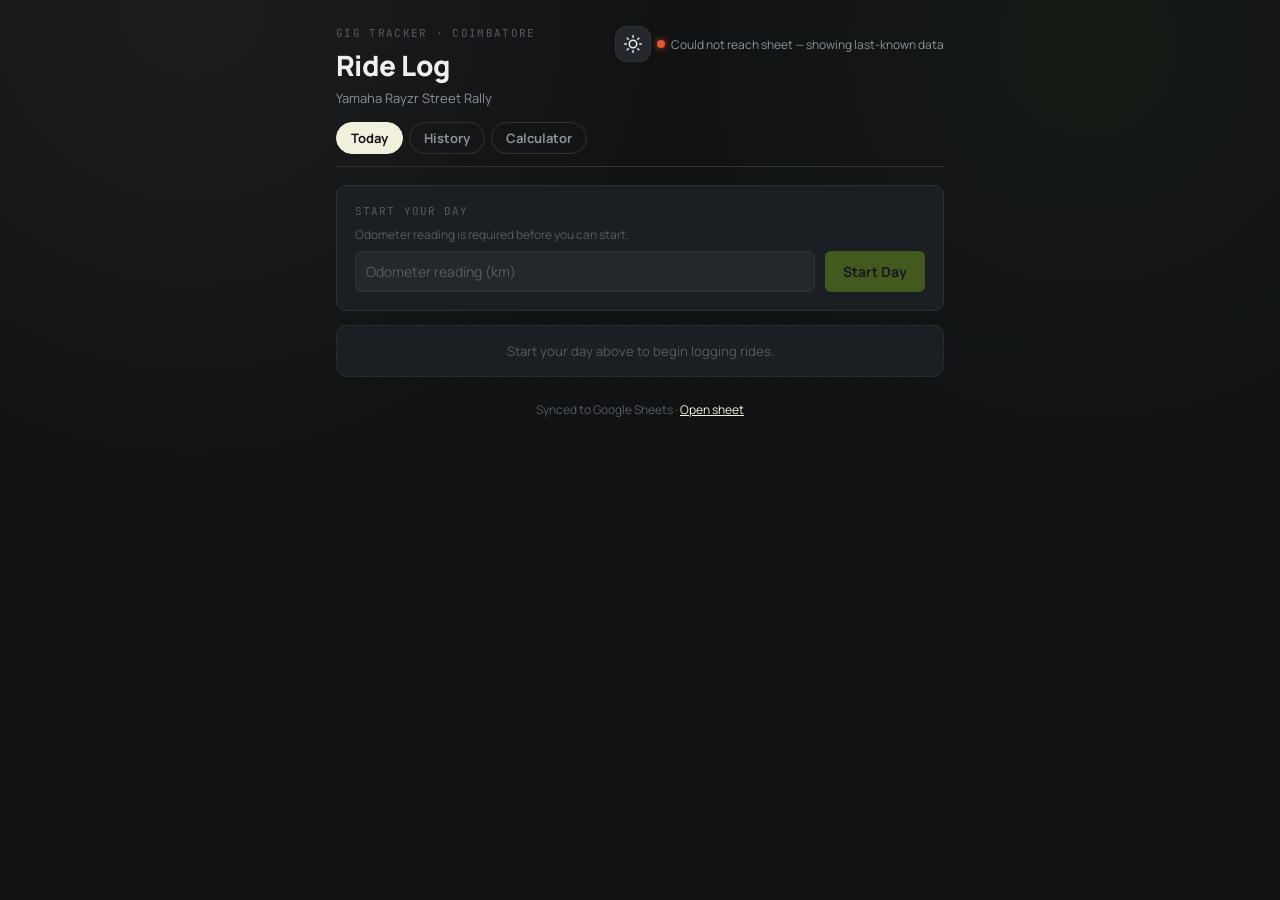
<file: index.html>
<!DOCTYPE html>
<html lang="en">
<head>
<meta charset="UTF-8">
<meta name="viewport" content="width=device-width, initial-scale=1.0">
<title>Ride Log — Today</title>

<!-- Applies the saved theme before paint, so there's no flash of the wrong theme -->
<script src="theme.js"></script>

<!-- PWA -->
<link rel="manifest" href="manifest.json">
<meta name="theme-color" content="#101214">
<link rel="icon" href="icons/favicon.png">
<link rel="apple-touch-icon" href="icons/apple-touch-icon.png">
<meta name="apple-mobile-web-app-capable" content="yes">
<meta name="apple-mobile-web-app-status-bar-style" content="black-translucent">
<meta name="apple-mobile-web-app-title" content="Ride Log">

<link rel="preconnect" href="https://fonts.googleapis.com">
<link rel="preconnect" href="https://fonts.gstatic.com" crossorigin>
<link href="https://fonts.googleapis.com/css2?family=JetBrains+Mono:wght@400;500;700;800&family=Manrope:wght@400;500;600;700;800&display=swap" rel="stylesheet">
<link rel="stylesheet" href="style.css">
</head>
<body>

<div class="dash">

  <!-- ===== HEADER ===== -->
  <header class="cluster-header">
    <div class="header-left">
      <span class="eyebrow">GIG TRACKER · COIMBATORE</span>
      <h1>Ride Log</h1>
      <span class="bike-tag">Yamaha Rayzr Street Rally</span>
    </div>
    <div class="header-right">
      <button type="button" class="theme-toggle" id="themeToggle" aria-label="Toggle theme"></button>
      <span class="sync-dot" id="syncDot"></span>
      <span class="sync-label" id="syncLabel">Connecting…</span>
    </div>
  </header>

  <nav class="page-nav">
    <a href="index.html" class="page-nav-link is-active">Today</a>
    <a href="history.html" class="page-nav-link">History</a>
    <a href="calculator.html" class="page-nav-link">Calculator</a>
  </nav>

  <!-- ===== DAY-COMPLETE SUMMARY (shown briefly right after ending a day) ===== -->
  <section class="day-complete-card" id="dayCompleteCard" hidden>
    <span class="day-card-title">Day complete ✓</span>
    <div class="day-complete-figures" id="dayCompleteFigures"></div>
    <div class="day-complete-actions">
      <a href="history.html" class="btn-secondary">View in History</a>
      <button type="button" class="btn-save" id="dismissDayComplete">Start next day</button>
    </div>
  </section>

  <!-- ===== DAY CONTROL ===== -->
  <section class="day-control" id="dayControl">
    <!-- populated by today.js: either "start day" or "day active" state -->
  </section>

  <!-- ===== TODAY STRIP (live, only while day is active) ===== -->
  <section class="odometer-block" id="odometerBlock" aria-label="Today's summary" hidden>
    <div class="odo-primary">
      <span class="odo-label">TODAY SO FAR</span>
      <div class="odo-digits" id="todayNet">
        <span class="rupee">₹</span><span class="digits">0</span>
      </div>
    </div>
    <div class="odo-secondary">
      <div class="odo-stat">
        <span class="odo-stat-value" id="todayRides">0</span>
        <span class="odo-stat-label">rides</span>
      </div>
      <div class="odo-divider"></div>
      <div class="odo-stat">
        <span class="odo-stat-value" id="todayCancelled">0</span>
        <span class="odo-stat-label">cancelled</span>
      </div>
      <div class="odo-divider"></div>
      <div class="odo-stat">
        <span class="odo-stat-value" id="todayHours">0.0</span>
        <span class="odo-stat-label">hours</span>
      </div>
    </div>
    <div class="odo-payment-split">
      <div class="pay-chip pay-chip-cash">
        <span class="pay-chip-label">Cash</span>
        <span class="pay-chip-value" id="todayCash">₹0</span>
      </div>
      <div class="pay-chip pay-chip-upi">
        <span class="pay-chip-label">UPI</span>
        <span class="pay-chip-value" id="todayUpi">₹0</span>
      </div>
    </div>
  </section>

  <!-- ===== RIDE CONTROL: Start Ride / Ride in progress ===== -->
  <section class="log-form-section">
    <div class="locked-notice" id="lockedNotice">
      Start your day above to begin logging rides.
    </div>

    <form id="startRideForm" class="ride-form" hidden>
      <div class="field field-full">
        <label>Platform</label>
        <div class="pill-group" id="platformPills">
          <button type="button" class="pill" data-value="Rapido">Rapido</button>
          <button type="button" class="pill" data-value="Blinkit">Blinkit</button>
          <button type="button" class="pill" data-value="Instamart">Instamart</button>
        </div>
      </div>

      <div class="field field-full">
        <label for="pickupZone">Pickup zone</label>
        <select id="pickupZone">
          <option value="" disabled selected>Select pickup zone</option>
        </select>
      </div>

      <div class="field field-full">
        <label for="pickupAddress">Pickup location</label>
        <div class="gps-row">
          <input type="text" id="pickupAddress" placeholder="Tap GPS, or type it in">
          <button type="button" class="gps-btn" id="getPickupBtn">📍 GPS</button>
          <button type="button" class="gps-btn gps-btn-warehouse" id="useWarehouseBtn" hidden>🏭 Warehouse</button>
        </div>
        <span class="gps-status" id="pickupGpsStatus"></span>
        <button type="button" class="warehouse-save-link" id="saveWarehouseLink" hidden>📌 Save this as my warehouse location</button>
      </div>

      <button type="submit" class="btn-save" id="startRideBtn" disabled>Start Ride</button>
    </form>

    <div class="ride-active-card" id="rideActiveCard" hidden>
      <div class="ride-active-info">
        <span class="ride-active-status"><span class="live-dot"></span>Ride in progress</span>
        <span class="ride-active-detail" id="rideActiveDetail"></span>
      </div>
      <button type="button" class="btn-end-ride" id="endRideBtn">End Ride</button>
    </div>
  </section>

  <!-- ===== TODAY'S RIDES (quick glance, most recent first) ===== -->
  <section class="recent-rides" id="recentRidesSection" hidden>
    <h2><span class="section-num">•</span> Logged today</h2>
    <div class="recent-list" id="recentList"></div>
  </section>

  <footer class="dash-footer">
    <p>Synced to Google Sheets · <a href="#" id="sheetLink" target="_blank" rel="noopener">Open sheet</a></p>
  </footer>

</div>

<!-- ===== END RIDE MODAL ===== -->
<div class="modal-overlay" id="endRideOverlay" hidden>
  <div class="modal">
    <h2 class="modal-title">End ride</h2>
    <form id="endRideForm">

      <button type="button" class="cancelled-toggle" id="rideCancelledToggle">
        Ride cancelled? <span class="cancelled-toggle-state" id="rideCancelledToggleState">No</span>
      </button>

      <div class="field field-full money-field" id="dropField">
        <label for="dropAddress">Drop location</label>
        <div class="gps-row">
          <input type="text" id="dropAddress" placeholder="Tap GPS, or type it in">
          <button type="button" class="gps-btn" id="getDropBtn">📍 GPS</button>
          <button type="button" class="gps-btn gps-btn-warehouse" id="useWarehouseDropBtn" hidden>🏭 Warehouse</button>
        </div>
        <span class="gps-status" id="dropGpsStatus"></span>
      </div>

      <div class="field field-full money-field" id="roundTripField" hidden>
        <label class="checkbox-label">
          <input type="checkbox" id="roundTripToggle">
          Round trip? (heading back to the same pickup point)
        </label>
      </div>

      <div class="field field-full money-field" id="distanceField" hidden>
        <label>Distance</label>
        <div class="distance-display" id="distanceDisplay">—</div>
      </div>

      <div class="field field-full money-field" id="fareField">
        <label for="fare">Fare received (₹)</label>
        <input type="number" id="fare" min="0" step="0.01" placeholder="0" inputmode="decimal" autocomplete="off">
      </div>

      <button type="button" class="extras-toggle money-field" id="extrasToggle" data-open="false">
        + Add tip / extra charge
      </button>

      <div class="extras-fields money-field" id="extrasFields" hidden>
        <div class="field">
          <label for="tip">Tip (₹)</label>
          <input type="number" id="tip" min="0" step="0.01" placeholder="0" inputmode="decimal" autocomplete="off">
        </div>
        <div class="field">
          <label for="extra">Extra charges (₹)</label>
          <input type="number" id="extra" min="0" step="0.01" placeholder="0" inputmode="decimal" autocomplete="off">
        </div>
      </div>

      <div class="field field-full money-field" id="paymentField">
        <label>Payment mode</label>
        <div class="pill-group pill-group-payment" id="paymentPills">
          <button type="button" class="pill pill-cash" data-value="Cash">Cash</button>
          <button type="button" class="pill pill-upi" data-value="UPI">UPI</button>
        </div>
      </div>

      <div class="field field-full">
        <label for="rideNotes">Notes <span class="optional">optional</span></label>
        <input type="text" id="rideNotes" placeholder="Rain, waited long, customer not answering, etc.">
      </div>

      <div class="modal-actions">
        <button type="button" class="btn-secondary" id="cancelEndRide">Not yet</button>
        <button type="submit" class="btn-save" id="finishRideBtn" disabled>Finish ride</button>
      </div>
    </form>
  </div>
</div>

<!-- ===== END DAY MODAL ===== -->
<div class="modal-overlay" id="endDayOverlay" hidden>
  <div class="modal">
    <h2 class="modal-title">End your day</h2>
    <form id="endDayForm">
      <div class="field field-full">
        <label for="endKm">Odometer reading now (km) — required</label>
        <input type="number" id="endKm" min="0" step="1" inputmode="numeric" autocomplete="off">
      </div>
      <div class="field field-full">
        <label for="fuelCost">Fuel cost today (₹) — required</label>
        <input type="number" id="fuelCost" min="0" step="0.01" placeholder="0" inputmode="decimal" autocomplete="off">
      </div>
      <div class="field field-full">
        <label for="spending">Day spending (₹) <span class="optional">tea, food, etc. — optional</span></label>
        <input type="number" id="spending" min="0" step="0.01" placeholder="0" inputmode="decimal" autocomplete="off">
      </div>
      <div class="field field-full">
        <label for="bonus">Bonus / incentive (₹) <span class="optional">optional</span></label>
        <input type="number" id="bonus" min="0" step="0.01" placeholder="0" inputmode="decimal" autocomplete="off">
      </div>
      <div class="field field-full">
        <label for="dayNotes">Notes <span class="optional">optional</span></label>
        <input type="text" id="dayNotes" placeholder="Rain, breakdown, etc.">
      </div>
      <div class="modal-actions">
        <button type="button" class="btn-secondary" id="cancelEndDay">Cancel</button>
        <button type="submit" class="btn-save" id="finishDayBtn" disabled>Finish day</button>
      </div>
    </form>
  </div>
</div>

<script src="shared.js"></script>
<script src="today.js"></script>
</body>
</html>
</file>
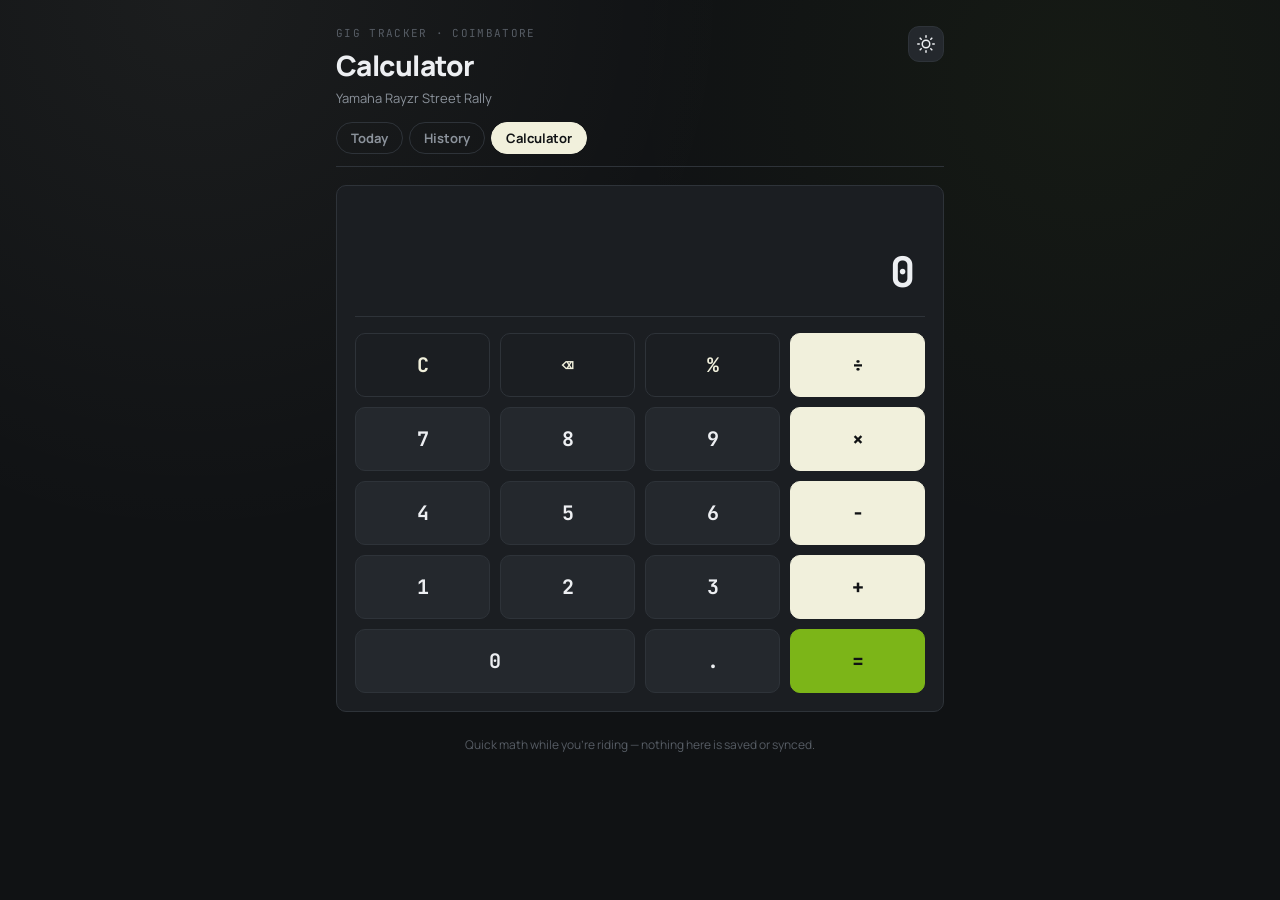
<file: calculator.html>
<!DOCTYPE html>
<html lang="en">
<head>
<meta charset="UTF-8">
<meta name="viewport" content="width=device-width, initial-scale=1.0">
<title>Ride Log — Calculator</title>
<meta name="theme-color" content="#101214">

<!-- Applies the saved theme before paint, so there's no flash of the wrong theme -->
<script src="theme.js"></script>

<link rel="preconnect" href="https://fonts.googleapis.com">
<link rel="preconnect" href="https://fonts.gstatic.com" crossorigin>
<link href="https://fonts.googleapis.com/css2?family=JetBrains+Mono:wght@400;500;700;800&family=Manrope:wght@400;500;600;700;800&display=swap" rel="stylesheet">
<link rel="stylesheet" href="style.css">
</head>
<body>

<div class="dash">

  <!-- ===== HEADER ===== -->
  <header class="cluster-header">
    <div class="header-left">
      <span class="eyebrow">GIG TRACKER · COIMBATORE</span>
      <h1>Calculator</h1>
      <span class="bike-tag">Yamaha Rayzr Street Rally</span>
    </div>
    <div class="header-right">
      <button type="button" class="theme-toggle" id="themeToggle" aria-label="Toggle theme"></button>
    </div>
  </header>

  <nav class="page-nav">
    <a href="index.html" class="page-nav-link">Today</a>
    <a href="history.html" class="page-nav-link">History</a>
    <a href="calculator.html" class="page-nav-link is-active">Calculator</a>
  </nav>

  <!-- ===== CALCULATOR ===== -->
  <section class="calc-wrap">
    <div class="calc-display">
      <div class="calc-expression" id="calcExpression">&nbsp;</div>
      <div class="calc-current" id="calcCurrent">0</div>
    </div>

    <div class="calc-grid">
      <button type="button" class="calc-btn calc-btn-fn" data-action="clear">C</button>
      <button type="button" class="calc-btn calc-btn-fn" data-action="backspace">⌫</button>
      <button type="button" class="calc-btn calc-btn-fn" data-action="percent">%</button>
      <button type="button" class="calc-btn calc-btn-op" data-action="op" data-op="÷">÷</button>

      <button type="button" class="calc-btn" data-action="digit" data-digit="7">7</button>
      <button type="button" class="calc-btn" data-action="digit" data-digit="8">8</button>
      <button type="button" class="calc-btn" data-action="digit" data-digit="9">9</button>
      <button type="button" class="calc-btn calc-btn-op" data-action="op" data-op="×">×</button>

      <button type="button" class="calc-btn" data-action="digit" data-digit="4">4</button>
      <button type="button" class="calc-btn" data-action="digit" data-digit="5">5</button>
      <button type="button" class="calc-btn" data-action="digit" data-digit="6">6</button>
      <button type="button" class="calc-btn calc-btn-op" data-action="op" data-op="−">−</button>

      <button type="button" class="calc-btn" data-action="digit" data-digit="1">1</button>
      <button type="button" class="calc-btn" data-action="digit" data-digit="2">2</button>
      <button type="button" class="calc-btn" data-action="digit" data-digit="3">3</button>
      <button type="button" class="calc-btn calc-btn-op" data-action="op" data-op="+">+</button>

      <button type="button" class="calc-btn calc-btn-wide" data-action="digit" data-digit="0">0</button>
      <button type="button" class="calc-btn" data-action="decimal">.</button>
      <button type="button" class="calc-btn calc-btn-equals" data-action="equals">=</button>
    </div>
  </section>

  <footer class="dash-footer">
    <p>Quick math while you're riding — nothing here is saved or synced.</p>
  </footer>

</div>

<script src="calculator.js"></script>
</body>
</html>
</file>
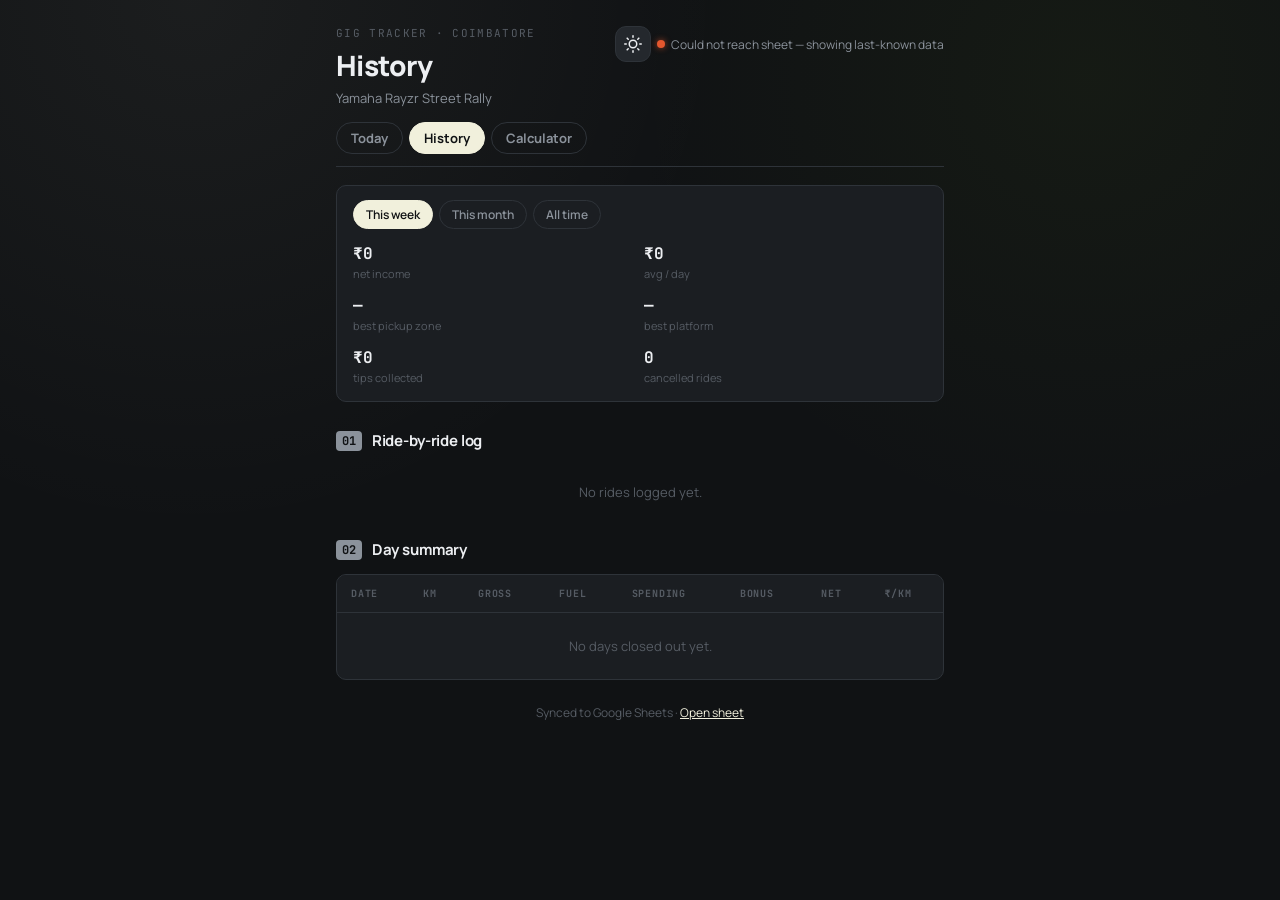
<file: history.html>
<!DOCTYPE html>
<html lang="en">
<head>
<meta charset="UTF-8">
<meta name="viewport" content="width=device-width, initial-scale=1.0">
<title>Ride Log — History</title>

<!-- Applies the saved theme before paint, so there's no flash of the wrong theme -->
<script src="theme.js"></script>

<!-- PWA -->
<link rel="manifest" href="manifest.json">
<meta name="theme-color" content="#101214">
<link rel="icon" href="icons/favicon.png">
<link rel="apple-touch-icon" href="icons/apple-touch-icon.png">
<meta name="apple-mobile-web-app-capable" content="yes">
<meta name="apple-mobile-web-app-status-bar-style" content="black-translucent">
<meta name="apple-mobile-web-app-title" content="Ride Log">

<link rel="preconnect" href="https://fonts.googleapis.com">
<link rel="preconnect" href="https://fonts.gstatic.com" crossorigin>
<link href="https://fonts.googleapis.com/css2?family=JetBrains+Mono:wght@400;500;700;800&family=Manrope:wght@400;500;600;700;800&display=swap" rel="stylesheet">
<link rel="stylesheet" href="style.css">
</head>
<body>

<div class="dash">

  <!-- ===== HEADER ===== -->
  <header class="cluster-header">
    <div class="header-left">
      <span class="eyebrow">GIG TRACKER · COIMBATORE</span>
      <h1>History</h1>
      <span class="bike-tag">Yamaha Rayzr Street Rally</span>
    </div>
    <div class="header-right">
      <button type="button" class="theme-toggle" id="themeToggle" aria-label="Toggle theme"></button>
      <span class="sync-dot" id="syncDot"></span>
      <span class="sync-label" id="syncLabel">Connecting…</span>
    </div>
  </header>

  <nav class="page-nav">
    <a href="index.html" class="page-nav-link">Today</a>
    <a href="history.html" class="page-nav-link is-active">History</a>
    <a href="calculator.html" class="page-nav-link">Calculator</a>
  </nav>

  <!-- ===== RANGE SUMMARY STRIP ===== -->
  <section class="range-strip">
    <div class="range-tabs" role="tablist" aria-label="Time range">
      <button class="range-tab is-active" data-range="week">This week</button>
      <button class="range-tab" data-range="month">This month</button>
      <button class="range-tab" data-range="all">All time</button>
    </div>
    <div class="range-figures">
      <div class="range-figure">
        <span class="range-figure-value" id="rangeNet">₹0</span>
        <span class="range-figure-label">net income</span>
      </div>
      <div class="range-figure">
        <span class="range-figure-value" id="rangeAvg">₹0</span>
        <span class="range-figure-label">avg / day</span>
      </div>
      <div class="range-figure">
        <span class="range-figure-value" id="rangeBestZone">—</span>
        <span class="range-figure-label">best pickup zone</span>
      </div>
      <div class="range-figure">
        <span class="range-figure-value" id="rangeBestPlatform">—</span>
        <span class="range-figure-label">best platform</span>
      </div>
      <div class="range-figure">
        <span class="range-figure-value" id="rangeTips">₹0</span>
        <span class="range-figure-label">tips collected</span>
      </div>
      <div class="range-figure">
        <span class="range-figure-value" id="rangeCancelled">0</span>
        <span class="range-figure-label">cancelled rides</span>
      </div>
    </div>
  </section>

  <!-- ===== RIDE LOG (grouped by date, collapsible) ===== -->
  <section class="log-table-section">
    <h2><span class="section-num">01</span> Ride-by-ride log</h2>
    <div id="rideLogAccordion" class="accordion">
      <p class="recent-empty">No rides logged yet.</p>
    </div>
  </section>

  <!-- ===== DAY SUMMARY TABLE ===== -->
  <section class="log-table-section">
    <h2><span class="section-num">02</span> Day summary</h2>
    <div class="table-wrap">
      <table class="log-table" id="dayTable">
        <thead>
          <tr>
            <th>Date</th>
            <th>KM</th>
            <th>Gross</th>
            <th>Fuel</th>
            <th>Spending</th>
            <th>Bonus</th>
            <th>Net</th>
            <th>₹/km</th>
          </tr>
        </thead>
        <tbody id="dayTableBody">
          <tr class="empty-row"><td colspan="8">No days closed out yet.</td></tr>
        </tbody>
      </table>
    </div>
  </section>

  <footer class="dash-footer">
    <p>Synced to Google Sheets · <a href="#" id="sheetLink" target="_blank" rel="noopener">Open sheet</a></p>
  </footer>

</div>

<script src="shared.js"></script>
<script src="history.js"></script>
</body>
</html>
</file>
<file: style.css>
/* ============================================
   TOKENS
   ============================================ */
:root {
  --bg: #101214;
  --surface: #1b1e22;
  --surface-hi: #24282d;
  --hairline: #2e3339;

  --text: #edeff2;
  --text-dim: #8b929b;
  --text-faint: #565c64;

  --amber: #F1F0DC;
  --amber-dim: #7a5416;
  --red: #e4572e;
  --red-dim: #5c2417;
  --green: #7cb518;
  --green-dim: #33480d;
  --blue: #4d9de0;
  --blue-dim: #1f3f57;

  --font-display: 'JetBrains Mono', monospace;
  --font-body: 'Manrope', sans-serif;

  --radius: 10px;
}

/* ============================================
   TOKENS — LIGHT THEME (sage)
   Activated by data-theme="light" on <html>,
   set and persisted by theme.js.
   ============================================ */
[data-theme="light"] {
  --bg: #F1F0DC;
  --surface: #FFFFFF;
  --surface-hi: #D1DFC5;
  --hairline: #A9C3A1;

  --text: #33453A;
  --text-dim: #526B5A;
  --text-faint: #76977D;

  /* Brand accent — was amber, now the sage swatch, so the active
     tab, links, focus rings, etc. pick up the new theme color */
  --amber: #526B5A;
  --amber-dim: #C9D6C6;
  --red-dim: #F7DAD1;
  --green-dim: #DCEFC7;
  --blue-dim: #D7EAF7;
}

* { box-sizing: border-box; }

/* [hidden] must always win over display:flex/grid set by component classes below */
[hidden] { display: none !important; }

html, body {
  margin: 0;
  padding: 0;
  background: var(--bg);
  color: var(--text);
  font-family: var(--font-body);
  -webkit-font-smoothing: antialiased;
}

body {
  background-image:
    radial-gradient(circle at 15% 0%, rgba(241, 240, 220, 0.05), transparent 40%),
    radial-gradient(circle at 85% 10%, rgba(124, 181, 24, 0.05), transparent 35%);
  transition: background-color 0.25s ease, color 0.25s ease;
}

[data-theme="light"] body {
  background-image:
    radial-gradient(circle at 15% 0%, rgba(82, 107, 90, 0.08), transparent 40%),
    radial-gradient(circle at 85% 10%, rgba(169, 195, 161, 0.22), transparent 35%);
}

/* Chip/tag text was tuned for light-on-dark dim backgrounds; flip it for
   the light theme so cash/UPI badges stay legible on the paler tints. */
[data-theme="light"] .pay-chip-cash,
[data-theme="light"] .pay-tag-cash {
  color: #2f5233;
}
[data-theme="light"] .pay-chip-upi,
[data-theme="light"] .pay-tag-upi {
  color: #1d4e73;
}

a { color: var(--amber); }

.dash {
  max-width: 640px;
  margin: 0 auto;
  padding: 20px 16px 48px;
}

/* ============================================
   HEADER
   ============================================ */
.cluster-header {
  display: flex;
  justify-content: space-between;
  align-items: flex-start;
  margin-bottom: 14px;
}

.eyebrow {
  font-family: var(--font-display);
  font-size: 11px;
  letter-spacing: 0.12em;
  color: var(--text-faint);
  text-transform: uppercase;
}

.header-left h1 {
  margin: 4px 0 2px;
  font-size: 28px;
  font-weight: 800;
  letter-spacing: -0.02em;
}

.bike-tag {
  font-size: 13px;
  color: var(--text-dim);
}

.header-right {
  display: flex;
  align-items: center;
  gap: 6px;
  margin-top: 6px;
  font-size: 12px;
  color: var(--text-dim);
  white-space: nowrap;
}

.sync-dot {
  width: 8px;
  height: 8px;
  border-radius: 50%;
  background: var(--text-faint);
  transition: background 0.3s ease, box-shadow 0.3s ease;
}
.sync-dot.is-live {
  background: var(--green);
  box-shadow: 0 0 6px rgba(124, 181, 24, 0.7);
}
.sync-dot.is-error {
  background: var(--red);
  box-shadow: 0 0 6px rgba(228, 87, 46, 0.7);
}

/* ============================================
   THEME TOGGLE
   ============================================ */
.theme-toggle {
  display: flex;
  align-items: center;
  justify-content: center;
  width: 36px;
  height: 36px;
  flex-shrink: 0;
  color: var(--text);
  background: var(--surface-hi);
  border: 1px solid var(--hairline);
  border-radius: 11px;
  padding: 0;
  cursor: pointer;
  transition: background-color 0.2s ease, border-color 0.2s ease, transform 0.05s ease;
}
.theme-toggle:hover { border-color: var(--amber); color: var(--amber); }
.theme-toggle:active { transform: scale(0.92); }
.theme-toggle svg { display: block; }

/* ============================================
   PAGE NAV
   ============================================ */
.page-nav {
  display: flex;
  gap: 6px;
  margin-bottom: 18px;
  border-bottom: 1px solid var(--hairline);
  padding-bottom: 12px;
}

.page-nav-link {
  font-family: var(--font-body);
  font-size: 13px;
  font-weight: 700;
  text-decoration: none;
  color: var(--text-dim);
  background: transparent;
  border: 1px solid var(--hairline);
  border-radius: 20px;
  padding: 6px 14px;
}

.page-nav-link.is-active {
  color: var(--bg);
  background: var(--amber);
  border-color: var(--amber);
}

/* ============================================
   DAY CONTROL
   ============================================ */
.day-control {
  margin-bottom: 14px;
}

.day-start-card,
.day-active-card {
  background: var(--surface);
  border: 1px solid var(--hairline);
  border-radius: var(--radius);
  padding: 18px;
}

.day-start-card {
  display: flex;
  flex-direction: column;
  gap: 8px;
}

.day-card-title {
  font-family: var(--font-display);
  font-size: 11px;
  letter-spacing: 0.1em;
  text-transform: uppercase;
  color: var(--text-faint);
}

.day-card-hint {
  margin: 0;
  font-size: 12px;
  color: var(--text-faint);
}

.day-start-row {
  display: flex;
  gap: 10px;
}

.day-start-row input {
  flex: 1;
}

.btn-start-day {
  font-family: var(--font-body);
  font-weight: 700;
  font-size: 14px;
  color: var(--bg);
  background: var(--green);
  border: none;
  border-radius: 6px;
  padding: 0 18px;
  cursor: pointer;
  white-space: nowrap;
}
.btn-start-day:hover:not(:disabled) { filter: brightness(1.08); }
.btn-start-day:disabled { opacity: 0.4; cursor: not-allowed; }

.day-active-card {
  display: flex;
  justify-content: space-between;
  align-items: center;
  gap: 12px;
  border-left: 3px solid var(--green);
}

.day-active-info {
  display: flex;
  flex-direction: column;
  gap: 2px;
}

.day-active-status {
  display: flex;
  align-items: center;
  gap: 6px;
  font-size: 12px;
  font-weight: 700;
  color: var(--green);
  text-transform: uppercase;
  letter-spacing: 0.06em;
}

.day-active-status .live-dot {
  width: 7px;
  height: 7px;
  border-radius: 50%;
  background: var(--green);
  box-shadow: 0 0 6px rgba(124, 181, 24, 0.8);
  animation: pulse 1.6s ease-in-out infinite;
}

@keyframes pulse {
  0%, 100% { opacity: 1; }
  50% { opacity: 0.4; }
}

.day-active-detail {
  font-family: var(--font-display);
  font-size: 13px;
  color: var(--text-dim);
}

.btn-end-day {
  font-family: var(--font-body);
  font-weight: 700;
  font-size: 13px;
  color: var(--text);
  background: var(--surface-hi);
  border: 1px solid var(--red-dim);
  border-radius: 6px;
  padding: 10px 16px;
  cursor: pointer;
  white-space: nowrap;
}
.btn-end-day:hover { border-color: var(--red); color: var(--red); }

/* ============================================
   GPS CAPTURE (Start Ride pickup, End Ride drop)
   ============================================ */
.gps-row {
  display: flex;
  gap: 8px;
}
.gps-row input { flex: 1; }

.gps-btn {
  font-family: var(--font-body);
  font-weight: 700;
  font-size: 13px;
  color: var(--bg);
  background: var(--blue);
  border: none;
  border-radius: 6px;
  padding: 0 14px;
  cursor: pointer;
  white-space: nowrap;
}
.gps-btn:hover { filter: brightness(1.08); }
.gps-btn:disabled { opacity: 0.5; cursor: not-allowed; }

.gps-btn-warehouse {
  background: var(--amber);
}

.warehouse-save-link {
  display: block;
  margin-top: 6px;
  font-family: var(--font-body);
  font-size: 12px;
  font-weight: 600;
  color: var(--amber);
  background: transparent;
  border: none;
  padding: 0;
  cursor: pointer;
  text-align: left;
}
.warehouse-save-link:hover { text-decoration: underline; }

.checkbox-label {
  display: flex;
  align-items: center;
  gap: 8px;
  font-size: 13px;
  font-weight: 600;
  color: var(--text-dim);
  cursor: pointer;
}
.checkbox-label input[type="checkbox"] {
  width: 18px;
  height: 18px;
  accent-color: var(--amber);
  cursor: pointer;
}

.gps-status {
  display: block;
  font-size: 11px;
  margin-top: 4px;
  min-height: 14px;
}
.gps-status-loading { color: var(--text-faint); }
.gps-status-ok { color: var(--green); }
.gps-status-error { color: var(--red); }

.distance-display {
  font-family: var(--font-display);
  font-weight: 700;
  font-size: 15px;
  color: var(--amber);
  background: var(--surface-hi);
  border: 1px solid var(--hairline);
  border-radius: 6px;
  padding: 10px;
}

/* ============================================
   RIDE IN PROGRESS (blue accent — distinct from
   the green day-in-progress card)
   ============================================ */
.ride-active-card {
  display: flex;
  justify-content: space-between;
  align-items: center;
  gap: 12px;
  background: var(--surface);
  border: 1px solid var(--hairline);
  border-left: 3px solid var(--blue);
  border-radius: var(--radius);
  padding: 18px;
}

.ride-active-info {
  display: flex;
  flex-direction: column;
  gap: 2px;
}

.ride-active-status {
  display: flex;
  align-items: center;
  gap: 6px;
  font-size: 12px;
  font-weight: 700;
  color: var(--blue);
  text-transform: uppercase;
  letter-spacing: 0.06em;
}

.ride-active-status .live-dot {
  width: 7px;
  height: 7px;
  border-radius: 50%;
  background: var(--blue);
  box-shadow: 0 0 6px rgba(77, 157, 224, 0.8);
  animation: pulse 1.6s ease-in-out infinite;
}

.ride-active-detail {
  font-family: var(--font-display);
  font-size: 13px;
  color: var(--text-dim);
}

.btn-end-ride {
  font-family: var(--font-body);
  font-weight: 700;
  font-size: 13px;
  color: var(--text);
  background: var(--surface-hi);
  border: 1px solid var(--blue-dim);
  border-radius: 6px;
  padding: 10px 16px;
  cursor: pointer;
  white-space: nowrap;
}
.btn-end-ride:hover { border-color: var(--blue); color: var(--blue); }

/* ============================================
   DAY-COMPLETE CARD
   ============================================ */
.day-complete-card {
  background: var(--surface);
  border: 1px solid var(--green-dim);
  border-radius: var(--radius);
  padding: 18px;
  margin-bottom: 14px;
}

.day-complete-figures {
  display: flex;
  flex-wrap: wrap;
  gap: 14px 8px;
  margin: 12px 0 16px;
}

.day-complete-actions {
  display: flex;
  gap: 10px;
}

.day-complete-actions .btn-secondary,
.day-complete-actions .btn-save {
  flex: 1;
  margin-top: 0;
  text-align: center;
  text-decoration: none;
  display: flex;
  align-items: center;
  justify-content: center;
}

/* ============================================
   ODOMETER BLOCK (Today strip)
   ============================================ */
.odometer-block {
  background: var(--surface);
  border: 1px solid var(--hairline);
  border-radius: var(--radius);
  padding: 22px 20px 18px;
  margin-bottom: 14px;
  position: relative;
  overflow: hidden;
}

.odometer-block::before {
  content: '';
  position: absolute;
  top: 0; left: 0; right: 0;
  height: 2px;
  background: linear-gradient(90deg, var(--amber), transparent 70%);
}

.odo-label {
  font-family: var(--font-display);
  font-size: 11px;
  letter-spacing: 0.14em;
  color: var(--text-faint);
}

.odo-digits {
  font-family: var(--font-display);
  font-weight: 700;
  font-variant-numeric: tabular-nums;
  font-size: 52px;
  line-height: 1.1;
  color: var(--amber);
  margin-top: 2px;
  display: flex;
  align-items: baseline;
  gap: 4px;
}

.odo-digits .rupee {
  font-size: 28px;
  color: var(--text-dim);
}

.odo-secondary {
  display: flex;
  align-items: center;
  margin-top: 16px;
  padding-top: 14px;
  border-top: 1px solid var(--hairline);
}

.odo-stat {
  flex: 1;
  text-align: center;
}

.odo-stat-value {
  display: block;
  font-family: var(--font-display);
  font-size: 18px;
  font-weight: 700;
  font-variant-numeric: tabular-nums;
}

.odo-stat-label {
  display: block;
  font-size: 11px;
  color: var(--text-faint);
  margin-top: 2px;
  text-transform: uppercase;
  letter-spacing: 0.08em;
}

.odo-divider {
  width: 1px;
  height: 28px;
  background: var(--hairline);
}

.odo-payment-split {
  display: flex;
  gap: 8px;
  margin-top: 14px;
}

.pay-chip {
  flex: 1;
  display: flex;
  justify-content: space-between;
  align-items: center;
  border-radius: 6px;
  padding: 8px 12px;
  font-size: 12px;
}

.pay-chip-cash {
  background: var(--green-dim);
  color: #cbe89a;
}
.pay-chip-upi {
  background: var(--blue-dim);
  color: #b9dcf5;
}

.pay-chip-label {
  font-weight: 600;
  text-transform: uppercase;
  letter-spacing: 0.06em;
  font-size: 10px;
}

.pay-chip-value {
  font-family: var(--font-display);
  font-weight: 700;
  font-variant-numeric: tabular-nums;
}

/* ============================================
   RANGE STRIP (History page)
   ============================================ */
.range-strip {
  background: var(--surface);
  border: 1px solid var(--hairline);
  border-radius: var(--radius);
  padding: 14px 16px 16px;
  margin-bottom: 28px;
}

.range-tabs {
  display: flex;
  gap: 6px;
  margin-bottom: 14px;
}

.range-tab {
  font-family: var(--font-body);
  font-size: 12px;
  font-weight: 600;
  color: var(--text-dim);
  background: transparent;
  border: 1px solid var(--hairline);
  border-radius: 20px;
  padding: 5px 12px;
  cursor: pointer;
  transition: all 0.15s ease;
}

.range-tab.is-active {
  color: var(--bg);
  background: var(--amber);
  border-color: var(--amber);
}

.range-figures {
  display: flex;
  flex-wrap: wrap;
  gap: 14px 8px;
}

.range-figure {
  flex: 1 1 40%;
  min-width: 110px;
}

.range-figure-value {
  display: block;
  font-family: var(--font-display);
  font-size: 16px;
  font-weight: 700;
  font-variant-numeric: tabular-nums;
  white-space: nowrap;
  overflow: hidden;
  text-overflow: ellipsis;
}

.range-figure-label {
  display: block;
  font-size: 11px;
  color: var(--text-faint);
  margin-top: 2px;
}

/* ============================================
   SECTION HEADINGS
   ============================================ */
h2 {
  display: flex;
  align-items: center;
  gap: 10px;
  font-size: 15px;
  font-weight: 700;
  letter-spacing: -0.01em;
  margin: 0 0 14px;
}

.section-num {
  font-family: var(--font-display);
  font-size: 12px;
  color: var(--bg);
  background: var(--text-dim);
  border-radius: 4px;
  padding: 2px 6px;
}

/* ============================================
   LOCKED NOTICE
   ============================================ */
.locked-notice {
  background: var(--surface);
  border: 1px dashed var(--hairline);
  border-radius: var(--radius);
  padding: 16px;
  color: var(--text-faint);
  font-size: 13px;
  text-align: center;
}

/* ============================================
   FORM (shared: ride form + modal form)
   ============================================ */
.log-form-section {
  margin-bottom: 24px;
}

.ride-form,
.modal form {
  display: grid;
  grid-template-columns: 1fr;
  gap: 12px;
  background: var(--surface);
  border: 1px solid var(--hairline);
  border-radius: var(--radius);
  padding: 18px;
}

.modal form {
  border: none;
  padding: 0;
}

.field {
  display: flex;
  flex-direction: column;
  gap: 6px;
}

.field-full { grid-column: 1 / -1; }

label {
  font-size: 12px;
  font-weight: 600;
  color: var(--text-dim);
}

.optional {
  font-weight: 400;
  color: var(--text-faint);
}

input, select {
  font-family: var(--font-body);
  font-size: 14px;
  color: var(--text);
  background: var(--surface-hi);
  border: 1px solid var(--hairline);
  border-radius: 6px;
  padding: 10px 10px;
  width: 100%;
}

input:focus, select:focus {
  outline: 2px solid var(--amber);
  outline-offset: 1px;
}

input::placeholder { color: var(--text-faint); }

/* Fare input gets extra visual weight since it's tapped every ride */
#fare {
  font-family: var(--font-display);
  font-size: 22px;
  font-weight: 700;
  padding: 12px 10px;
}

/* ============================================
   CANCELLED-RIDE TOGGLE
   ============================================ */
.cancelled-toggle {
  grid-column: 1 / -1;
  display: flex;
  justify-content: space-between;
  align-items: center;
  font-family: var(--font-body);
  font-size: 13px;
  font-weight: 600;
  color: var(--text-dim);
  background: var(--surface-hi);
  border: 1px solid var(--hairline);
  border-radius: 6px;
  padding: 10px 14px;
  cursor: pointer;
}

.cancelled-toggle-state {
  font-family: var(--font-display);
  font-weight: 700;
  color: var(--text-faint);
}

.cancelled-toggle.is-active {
  border-color: var(--red);
  color: var(--red);
}
.cancelled-toggle.is-active .cancelled-toggle-state {
  color: var(--red);
}

/* ============================================
   TIP / EXTRA COLLAPSIBLE
   ============================================ */
.extras-toggle {
  grid-column: 1 / -1;
  font-family: var(--font-body);
  font-size: 13px;
  font-weight: 600;
  color: var(--amber);
  background: transparent;
  border: 1px dashed var(--hairline);
  border-radius: 6px;
  padding: 10px;
  cursor: pointer;
  text-align: left;
}

.extras-fields {
  grid-column: 1 / -1;
  display: grid;
  grid-template-columns: 1fr 1fr;
  gap: 12px;
}

/* ============================================
   PILL GROUPS (platform + payment)
   ============================================ */
.pill-group {
  display: flex;
  flex-wrap: wrap;
  gap: 8px;
}

.pill {
  font-family: var(--font-body);
  font-size: 13px;
  font-weight: 600;
  color: var(--text-dim);
  background: var(--surface-hi);
  border: 1px solid var(--hairline);
  border-radius: 20px;
  padding: 9px 16px;
  cursor: pointer;
  transition: all 0.15s ease;
}

.pill.is-active {
  color: var(--bg);
  background: var(--amber);
  border-color: var(--amber);
}

.pill-group-payment .pill {
  flex: 1;
  text-align: center;
  border-radius: 6px;
  padding: 12px;
}

.pill-group-payment .pill-cash.is-active {
  background: var(--green);
  border-color: var(--green);
  color: var(--bg);
}
.pill-group-payment .pill-upi.is-active {
  background: var(--blue);
  border-color: var(--blue);
  color: var(--bg);
}

/* ============================================
   BUTTONS
   ============================================ */
.btn-save {
  grid-column: 1 / -1;
  margin-top: 4px;
  font-family: var(--font-body);
  font-weight: 700;
  font-size: 14px;
  color: var(--bg);
  background: var(--amber);
  border: none;
  border-radius: 6px;
  padding: 14px;
  cursor: pointer;
  transition: filter 0.15s ease, transform 0.05s ease;
}

.btn-save:hover:not(:disabled) { filter: brightness(1.08); }
.btn-save:active:not(:disabled) { transform: scale(0.99); }
.btn-save:disabled { opacity: 0.5; cursor: not-allowed; }

.btn-secondary {
  font-family: var(--font-body);
  font-weight: 600;
  font-size: 14px;
  color: var(--text-dim);
  background: transparent;
  border: 1px solid var(--hairline);
  border-radius: 6px;
  padding: 14px;
  cursor: pointer;
}

/* ============================================
   RECENT RIDES (Today page mini-list)
   ============================================ */
.recent-rides {
  margin-bottom: 24px;
}

.recent-list {
  background: var(--surface);
  border: 1px solid var(--hairline);
  border-radius: var(--radius);
  overflow: hidden;
}

.recent-row {
  display: flex;
  align-items: center;
  gap: 10px;
  padding: 11px 14px;
  border-bottom: 1px solid var(--hairline);
  font-size: 13px;
}
.recent-row:last-child { border-bottom: none; }

.recent-time {
  font-family: var(--font-display);
  color: var(--text-faint);
  flex-shrink: 0;
}

.recent-mid {
  flex: 1;
  color: var(--text-dim);
  overflow: hidden;
  text-overflow: ellipsis;
  white-space: nowrap;
}

.recent-amount {
  font-family: var(--font-display);
  font-weight: 700;
  flex-shrink: 0;
}

.recent-row-cancelled .recent-amount {
  color: var(--red);
  font-weight: 600;
}

.recent-empty {
  padding: 18px 14px;
  color: var(--text-faint);
  font-size: 13px;
  text-align: center;
  margin: 0;
}

/* ============================================
   TABLE (History page)
   ============================================ */
.log-table-section { margin-bottom: 20px; }

/* ============================================
   ACCORDION (date-grouped ride log)
   ============================================ */
.accordion {
  display: flex;
  flex-direction: column;
  gap: 8px;
}

.date-group {
  background: var(--surface);
  border: 1px solid var(--hairline);
  border-radius: var(--radius);
  overflow: hidden;
}

.date-group-summary {
  display: flex;
  align-items: center;
  gap: 10px;
  padding: 14px 16px;
  cursor: pointer;
  list-style: none;
  user-select: none;
}
.date-group-summary::-webkit-details-marker { display: none; }
.date-group-summary::marker { content: ''; }

.date-group-date {
  font-family: var(--font-display);
  font-weight: 700;
  font-size: 14px;
}

.date-group-meta {
  flex: 1;
  font-size: 12px;
  color: var(--text-faint);
  font-family: var(--font-display);
}

.date-group-chevron {
  color: var(--text-faint);
  transition: transform 0.15s ease;
  font-size: 12px;
}

.date-group[open] .date-group-chevron {
  transform: rotate(180deg);
}

.date-group[open] .date-group-summary {
  border-bottom: 1px solid var(--hairline);
}

.date-group-table-wrap {
  border: none;
  border-radius: 0;
  max-height: 320px;
}

.table-wrap {
  background: var(--surface);
  border: 1px solid var(--hairline);
  border-radius: var(--radius);
  overflow-x: auto;
  overflow-y: auto;
  max-height: 380px;
  position: relative;
}

.table-wrap::after {
  content: '';
  position: sticky;
  float: right;
  top: 0;
  right: 0;
  width: 18px;
  height: 100%;
  margin-left: -18px;
  background: linear-gradient(90deg, transparent, var(--surface));
  pointer-events: none;
}

.log-table {
  width: 100%;
  border-collapse: collapse;
  font-size: 13px;
  white-space: nowrap;
}

.log-table th {
  text-align: left;
  font-family: var(--font-display);
  font-size: 10px;
  letter-spacing: 0.08em;
  text-transform: uppercase;
  color: var(--text-faint);
  padding: 12px 14px;
  border-bottom: 1px solid var(--hairline);
  position: sticky;
  top: 0;
  background: var(--surface);
  z-index: 1;
}

.log-table td {
  padding: 11px 14px;
  border-bottom: 1px solid var(--hairline);
  font-variant-numeric: tabular-nums;
}

.log-table tbody tr:last-child td { border-bottom: none; }

.log-table td.net-positive { color: var(--green); font-weight: 700; }
.log-table td.net-negative { color: var(--red); font-weight: 700; }

.row-cancelled td {
  color: var(--text-faint);
  font-style: italic;
}

.peak-dot {
  display: inline-block;
  width: 6px;
  height: 6px;
  border-radius: 50%;
  background: var(--amber);
  margin-right: 6px;
  vertical-align: middle;
}

.pay-tag {
  font-size: 11px;
  font-weight: 700;
  padding: 2px 7px;
  border-radius: 4px;
}
.pay-tag-cash { background: var(--green-dim); color: #cbe89a; }
.pay-tag-upi { background: var(--blue-dim); color: #b9dcf5; }

.empty-row td {
  color: var(--text-faint);
  text-align: center;
  padding: 24px 14px;
  white-space: normal;
}

/* ============================================
   FOOTER
   ============================================ */
.dash-footer {
  text-align: center;
  margin-top: 24px;
}

.dash-footer p {
  font-size: 12px;
  color: var(--text-faint);
}

/* ============================================
   MODAL (end day)
   ============================================ */
.modal-overlay {
  position: fixed;
  inset: 0;
  background: rgba(0, 0, 0, 0.6);
  display: flex;
  align-items: flex-end;
  justify-content: center;
  z-index: 100;
  padding: 0;
}

.modal {
  background: var(--surface);
  border: 1px solid var(--hairline);
  border-radius: 16px 16px 0 0;
  padding: 22px 18px calc(18px + env(safe-area-inset-bottom));
  width: 100%;
  max-width: 640px;
}

.modal-title {
  margin: 0 0 16px;
  font-size: 18px;
  font-weight: 800;
}

.modal-actions {
  grid-column: 1 / -1;
  display: flex;
  gap: 10px;
  margin-top: 4px;
}

.modal-actions .btn-secondary,
.modal-actions .btn-save {
  flex: 1;
  margin-top: 0;
}

@media (min-width: 480px) {
  .modal-overlay { align-items: center; }
  .modal { border-radius: 16px; max-width: 420px; }
}

/* ============================================
   CALCULATOR
   ============================================ */
.calc-wrap {
  background: var(--surface);
  border: 1px solid var(--hairline);
  border-radius: var(--radius);
  padding: 18px;
}

.calc-display {
  text-align: right;
  padding: 20px 10px 16px;
  margin-bottom: 16px;
  border-bottom: 1px solid var(--hairline);
}

.calc-expression {
  font-family: var(--font-display);
  font-size: 15px;
  color: var(--text-faint);
  min-height: 20px;
}

.calc-current {
  font-family: var(--font-display);
  font-weight: 700;
  font-size: 42px;
  color: var(--text);
  font-variant-numeric: tabular-nums;
  overflow-x: auto;
  white-space: nowrap;
}

.calc-grid {
  display: grid;
  grid-template-columns: repeat(4, 1fr);
  gap: 10px;
}

.calc-btn {
  font-family: var(--font-display);
  font-weight: 700;
  font-size: 20px;
  color: var(--text);
  background: var(--surface-hi);
  border: 1px solid var(--hairline);
  border-radius: 10px;
  padding: 18px 0;
  cursor: pointer;
  transition: filter 0.1s ease, transform 0.05s ease;
}
.calc-btn:active { transform: scale(0.96); filter: brightness(1.15); }

.calc-btn-fn {
  color: var(--amber);
  background: var(--surface);
}

.calc-btn-op {
  color: var(--bg);
  background: var(--amber);
  border-color: var(--amber);
}

.calc-btn-equals {
  color: var(--bg);
  background: var(--green);
  border-color: var(--green);
}

.calc-btn-wide {
  grid-column: span 2;
}
/* ============================================
   RESPONSIVE
   ============================================ */
@media (max-width: 420px) {
  .odo-digits { font-size: 42px; }
  .odo-digits .rupee { font-size: 22px; }
  .day-active-card { flex-direction: column; align-items: stretch; text-align: left; }
  .btn-end-day { width: 100%; }
  .ride-active-card { flex-direction: column; align-items: stretch; text-align: left; }
  .btn-end-ride { width: 100%; }
  .extras-fields { grid-template-columns: 1fr; }
  .gps-row { flex-wrap: wrap; }
  .gps-row input { flex-basis: 100%; }
}

/* ============================================
   REDUCED MOTION
   ============================================ */
@media (prefers-reduced-motion: reduce) {
  * { transition: none !important; animation: none !important; }
}
</file>
